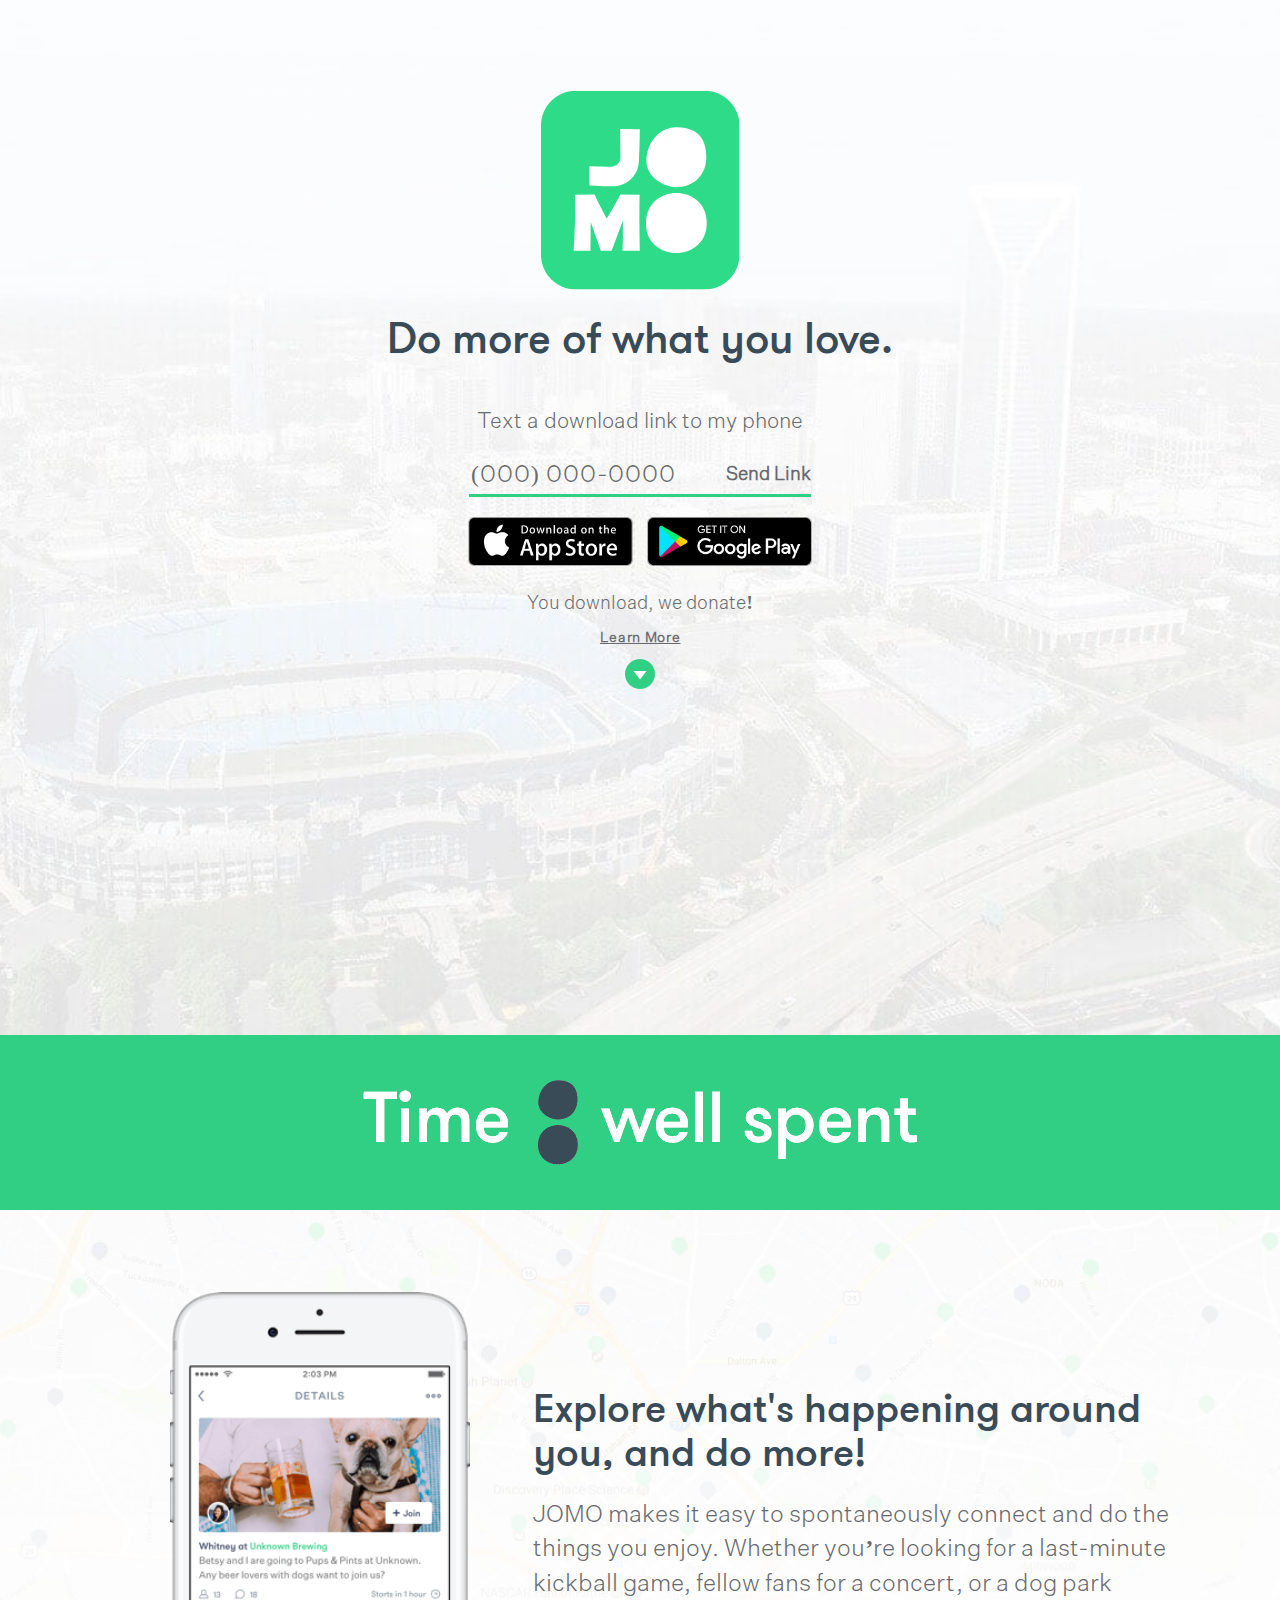
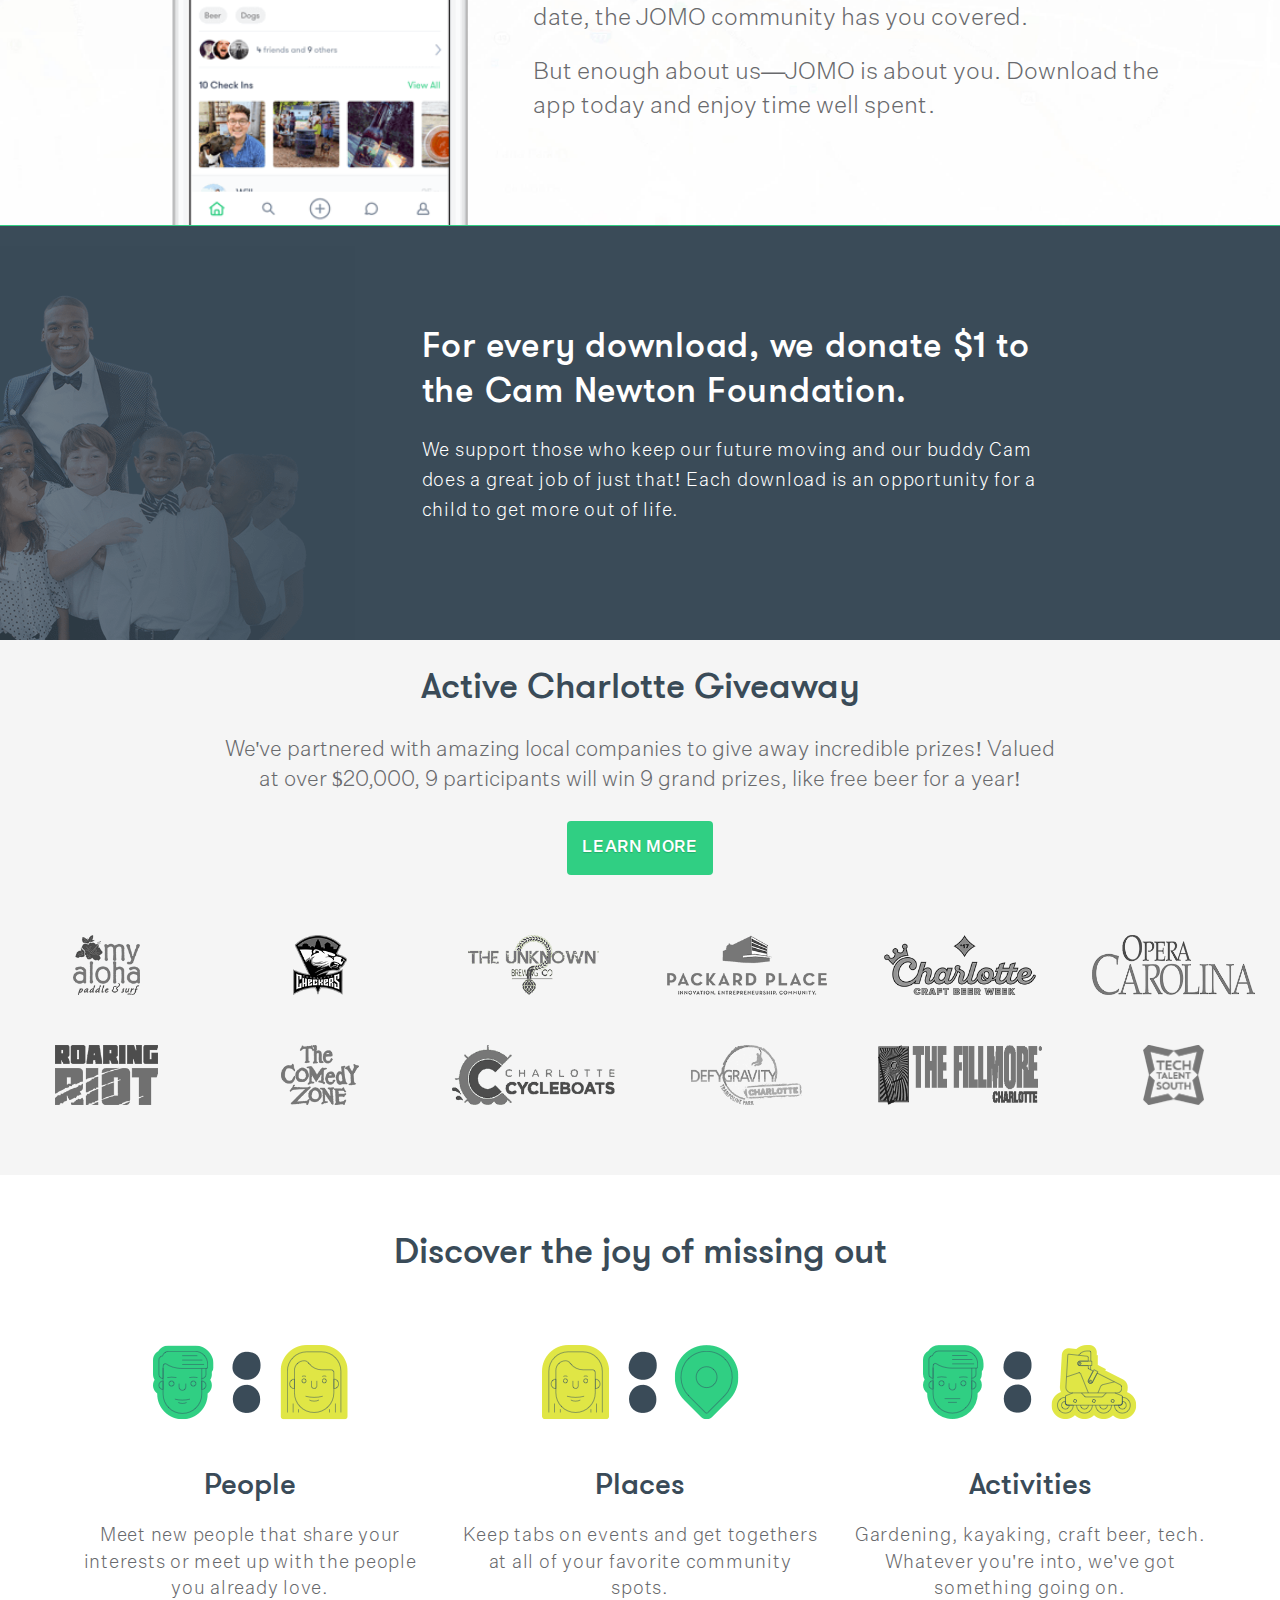
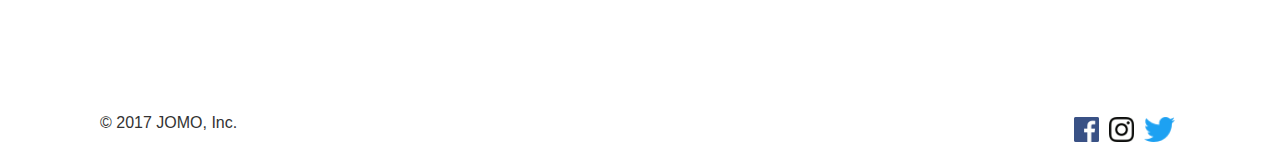
<file: index.html>
<!-- Code created for the JOMO, Inc. website. Designed by Ryan Payne, code written by Jeff Berlin -->

<!DOCTYPE html PUBLIC "-//W3C//DTD HTML 4.01//EN"
      "http://www.w3.org/TR/html4/strict.dtd">
<html>
	<head profile="http://www.w3.org/TR/html4/strict.dtd">
		<!-- Google Analytics -->
		<script>

			(function(i,s,o,g,r,a,m){i['GoogleAnalyticsObject']=r;i[r]=i[r]||function(){
		  	(i[r].q=i[r].q||[]).push(arguments)},i[r].l=1*new Date();a=s.createElement(o),
		  	m=s.getElementsByTagName(o)[0];a.async=1;a.src=g;m.parentNode.insertBefore(a,m)
		  	})(window,document,'script','https://www.google-analytics.com/analytics.js','ga');

		 	ga('create', 'UA-104861584-1', 'auto');
		 	ga('send', 'pageview');

		</script>
		<meta charset="utf-8">
		<meta name="viewport" content="width=device-width, initial-scale=1">
		<meta name="Description" content="JOMO is a free mobile that is geared towards getting people out in their communities, off of their phones, and to become more active. Meet new people and make lasting relationships with those who share similar interests.">
		<meta name="Keywords" content="jomo, JOMO, app, startup, north carolina, joy, of, missing, out, joy of missing out, jomoapp, active, activity, activities, events, plans, free, mobile, mobile app, time, people, community, places, college, charlotte, wilmington, sports, hockey, football, baseball, beer, soccer, dancing, drinking, friends, basketball, dodgeball, kickball, lacrosse">
		<meta prefix="og: http://ogp.me/ns#" property="og:title" content="JOMO" />
		<meta prefix="og: http://ogp.me/ns#" property="og:description" content="JOMO is a free mobile that is geared towards getting people out in their communities, off of their phones, and to become more active. Meet new people and make lasting relationships with those who share similar interests." />
		<meta prefix="og: http://ogp.me/ns#" property="og:url" content="https://jeffberlin.github.io/JOMO_website/index.html" />
		<meta prefix="og: http://ogp.me/ns#" property="og:image" content="https://jeffberlin.github.io/JOMO_website/images/JOMO_stacked_green_logo_min2.jpg" />
		<meta prefix="og: http://ogp.me/ns#" property="og:type" content="image/jpg" />
		<link rel="icon" type="image/png" href="images/jomo_colon_favicon_16x16.png" style="width: 15px;">
		<title>JOMO - Joy of Missing Out</title>
		<!-- Latest compiled and minified CSS -->
    	<link rel="stylesheet" href="https://maxcdn.bootstrapcdn.com/bootstrap/3.3.7/css/bootstrap.min.css" integrity="sha384-BVYiiSIFeK1dGmJRAkycuHAHRg32OmUcww7on3RYdg4Va+PmSTsz/K68vbdEjh4u" async crossorigin="anonymous">
    	<link rel="stylesheet" href="css/style.css" async defer>

		<!-- Facebook Pixel Code -->
		<script>

			!function(f,b,e,v,n,t,s)


			{if(f.fbq)return;n=f.fbq=function(){n.callMethod?


			n.callMethod.apply(n,arguments):n.queue.push(arguments)};


			if(!f._fbq)f._fbq=n;n.push=n;n.loaded=!0;n.version='2.0';


			n.queue=[];t=b.createElement(e);t.async=!0;


			t.src=v;s=b.getElementsByTagName(e)[0];


			s.parentNode.insertBefore(t,s)}(window,document,'script',


			'https://connect.facebook.net/en_US/fbevents.js');


			fbq('init', '852453918245778');


			fbq('track', 'PageView');

		</script>
		<noscript>
		<img height="1" width="1" src="https://www.facebook.com/tr?id=852453918245778&ev=PageView&noscript=1"/>
		</noscript>
		<!-- End Facebook Pixel Code -->

	</head>

	<body>

		<!-- TOP SECTION -->

		<div class="main container-fluid">
			<div class="time-logo-section">
				<img class="jomo-logo img-responsive center-block" src="images/jomo_logo.svg">

				<h3>Do more of what you love.</h3>
				<p class="sms-text">Text a download link to my phone</p>

				<div class="sms-form">
					<form class="form-group container" onsubmit="sendSMS(this); return false;">
						<div class="input-group">
							<input class="input-group-field phone-number" id="phone" placeholder="(000) 000-0000" type="tel" name="phone" onkeydown="javascript:backspacerDOWN(this,event);" onkeyup="javascript:backspacerUP(this,event);">
						</div>

						<div class="input-group-button">
							<input type="submit" class="button" value="Send Link">
						</div>
					</form>

					<a class="apple-link" id="ios-img" href="https://itunes.apple.com/us/app/jomo-time-well-spent/id1196979318" target="_blank">
						<img src="images/jomo_apple_appstore_min.png" class="img-responsive" id="store">
					</a>

					<a class="play-link" id="play-img" href="https://play.google.com/store/apps/details?id=com.jomoapp.jomo&hl=en" target="_blank">
						<img src="images/jomo_google_appstore_min.png" class="img-responsive" id="store">
					</a>
				</div>

				<div class="header-under">
					<p>You download, we donate!</p>

					<input class="cam-button" id="cam-button" type="button" value="Learn More">
				</div>

				<div class="downarrow">
					<img class="downarrow-button" src="images/jomo_down_arrow.png">
				</div>

			</div>
		</div>

		<!-- 'Time : well spent' logo section -->

		<div class="container-fluid">
			<div class="time-img row">
				<div class="col-lg-12 col-md-12 col-sm-12 col-xs-12">
					<img class="img-responsive center-block" src="images/jomo_time_logo_min.png">
				</div>
			</div>
		</div>

		<!-- MAP / PHONE IMAGE SECTION -->

		<div class="map container-fluid">
			<div class="vertical-align">
				<div class="map-info vertical-margin col-lg-6 col-lg-push-5 col-md-6 col-md-push-5 col-sm-12 col-xs-12">
					<h1>Explore what's happening around you, and do more!</h1>
					<p class="hidden-xs">JOMO makes it easy to spontaneously connect and do the things you enjoy. Whether you’re looking for a last-minute kickball game, fellow fans for a concert, or a dog park date, the JOMO community has you covered.</p>
					<p class="hidden-xs">But enough about us—JOMO is about you. Download the app today and enjoy time well spent.</p>
				</div>

				<div class="phonemap col-lg-4 col-lg-pull-5 col-md-4 col-md-pull-5 col-sm-12">
					<img class="img-responsive center-block" src="images/jomo_event_screenshot_min.png">
				</div>
			</div>
		</div>

		<!-- CAM NEWTON FOUNDATION INFO -->

		<div class="cam container-fluid">
			<div class="row">
				<div class="camlogo col-lg-4 col-md-4 col-sm-12 col-xs-12">
					<img class="img-responsive center-block" src="images/jomo_cam_newton_foundation_kids_min.png">
				</div>

				<div class="donating col-lg-6 col-md-6 col-sm-12 col-xs-12">
					<h1 class="dollar">For every download, we donate $1 to the Cam Newton Foundation.</h1>
					<h5 class="hidden-sm hidden-xs">We support those who keep our future moving and our buddy Cam does a great job of just that! Each download is an opportunity for a child to get more out of life.</h5>
				</div>
			</div>
		</div>

		<!-- PARTNERSHIP SECTION -->

		<div class="container-fluid partnerships">
			<div class="col-sm-12 text-center">
				<h1>Active Charlotte Giveaway</h1>

				<!-- <p>We've teamed up with some amazing local companies! From beer and hockey to music and software, these companies keep Charlotte moving.</p> -->
				<p>We've partnered with amazing local companies to give away incredible prizes! Valued at over $20,000, 9 participants will win 9 grand prizes, like free beer for a year!</p>
				<!-- <img class="img-responsive center-block" src="images/jomo_partners.svg"> -->
				<a href="charlotte.html"><button class="prizes-button" target="_self">LEARN MORE</button></a>
			</div>

			<div class="partners row">
				<div class="col-lg-2 col-md-4 col-sm-4 col-xs-6">
					<a href="http://www.standuplkn.com/"><img class="img-responsive center-block" src="images/partners/jomo_my_aloha_grey_min2.png"></a>
				</div>

				<div class="col-lg-2 col-md-4 col-sm-4 col-xs-6">
					<a href="http://www.gocheckers.com/"><img class="img-responsive center-block" src="images/partners/jomo_charlotte_checkers_grey_min2.png"></a>
				</div>

				<div class="col-lg-2 col-md-4 col-sm-4 col-xs-6">
					<a href="http://www.unknownbrewing.com/"><img class="img-responsive center-block" src="images/partners/jomo_unknown_brewing_grey_min2.png"></a>
				</div>

				<div class="col-lg-2 col-md-4 col-sm-4 col-xs-6">
					<a href="https://www.facebook.com/HQCLT/"><img class="img-responsive center-block" src="images/partners/jomo_packard_place_grey_min2.png"></a>
				</div>

				<div class="col-lg-2 col-md-4 col-sm-4 col-xs-6">
					<a href="http://charlottecraftbeerweek.org/"><img class="img-responsive center-block" src="images/partners/jomo_charlotte_beer_week_grey_min2.png"></a>
				</div>

				<div class="col-lg-2 col-md-4 col-sm-4 col-xs-6">
					<a href="https://www.operacarolina.org/"><img class="img-responsive center-block" src="images/partners/jomo_opera_carolina_grey_min2.png"></a>
				</div>

				<div class="col-lg-2 col-md-4 col-sm-4 col-xs-6">
					<a href="https://roaringriot.com/"><img class="img-responsive center-block" src="images/partners/jomo_roaring_riot_grey_min2.png"></a>
				</div>

				<div class="col-lg-2 col-md-4 col-sm-4 col-xs-6">
					<a href="https://www.cltcomedyzone.com/"><img class="img-responsive center-block" src="images/partners/jomo_comedy_zone_grey_min2.png"></a>
				</div>

				<div class="col-lg-2 col-md-4 col-sm-4 col-xs-6">
					<a href="http://www.charlottecycleboats.com/"><img class="img-responsive center-block" src="images/partners/jomo_charlotte_cycleboats_logo_grey_min2.png"></a>
				</div>

				<div class="col-lg-2 col-md-4 col-sm-4 col-xs-6">
					<a href="http://www.defycharlotte.com/"><img class="img-responsive center-block" src="images/partners/jomo_defy_gravity_grey_min2.png"></a>
				</div>

				<div class="col-lg-2 col-md-4 col-sm-4 col-xs-6">
					<a href="http://www.fillmorecharlottenc.com/"><img class="img-responsive center-block" src="images/partners/jomo_fillmore_grey_min2.png"></a>
				</div>

				<div class="col-lg-2 col-md-4 col-sm-4 col-xs-6">
					<a href="https://www.techtalentsouth.com/"><img class="img-responsive center-block" src="images/partners/jomo_tech_talent_south_grey_min.png"></a>
				</div>

			</div>

		</div>

		<!-- BOTTOM / FOOTER SECTION -->

		<div class="container-fluid bottom-header hidden-sm hidden-xs">
			<div class="col-sm-12">
				<h1>Discover the joy of missing out</h1>
			</div>
		</div>

		<div class="container bottom hidden-sm hidden-xs">
			<div class="row">
				<div class="col-md-4 bottom-info">
					<img class="img-responsive center-block" src="images/jomo_people_min.png">

					<h2>People</h2>
					<h5>Meet new people that share your interests or meet up with the people you already love.</h5>
				</div>

				<div class="col-md-4 bottom-info">
					<img class="img-responsive center-block" src="images/jomo_places_min.png">

					<h2>Places</h2>
					<h5>Keep tabs on events and get togethers at all of your favorite community spots.</h5>
				</div>

				<div class="col-md-4 bottom-info">
					<img class="img-responsive center-block" src="images/jomo_activities_min.png">

					<h2>Activities</h2>
					<h5>Gardening, kayaking, craft beer, tech. Whatever you're into, we've got something going on.</h5>
				</div>
			</div>
		</div>

		<div class="container-fluid footer">
			<div class="row">
				<div class="col-xs-6 col-xs-push-6">
					<a href="https://twitter.com/jomoapp"><img src="images/jomo_twitter_min.png" class="img-responsive"></a>

					<a href="https://www.instagram.com/jomoapp/"><img src="images/jomo_instagram_min.png" class="img-responsive"></a>

					<a href="https://www.facebook.com/JOMOapp/"><img src="images/jomo_facebook_min.png" class="img-responsive"></a>
				</div>

				<div class="col-xs-6 col-xs-pull-6">
					<p>&copy; 2017 JOMO, Inc.</p>
				</div>
			</div>
		</div>


    <!-- Latest compiled and minified JavaScript -->
    <script src="https://code.jquery.com/jquery-3.2.1.min.js" integrity="sha256-hwg4gsxgFZhOsEEamdOYGBf13FyQuiTwlAQgxVSNgt4=" crossorigin="anonymous"></script>
		<script src="https://cdnjs.cloudflare.com/ajax/libs/popper.js/1.11.0/umd/popper.min.js" integrity="sha384-b/U6ypiBEHpOf/4+1nzFpr53nxSS+GLCkfwBdFNTxtclqqenISfwAzpKaMNFNmj4" crossorigin="anonymous"></script>
		<script src="https://maxcdn.bootstrapcdn.com/bootstrap/3.3.7/js/bootstrap.min.js" integrity="sha384-Tc5IQib027qvyjSMfHjOMaLkfuWVxZxUPnCJA7l2mCWNIpG9mGCD8wGNIcPD7Txa" crossorigin="anonymous"></script>

		<script src="js/main.js"></script>
	</body>
</html>
</file>
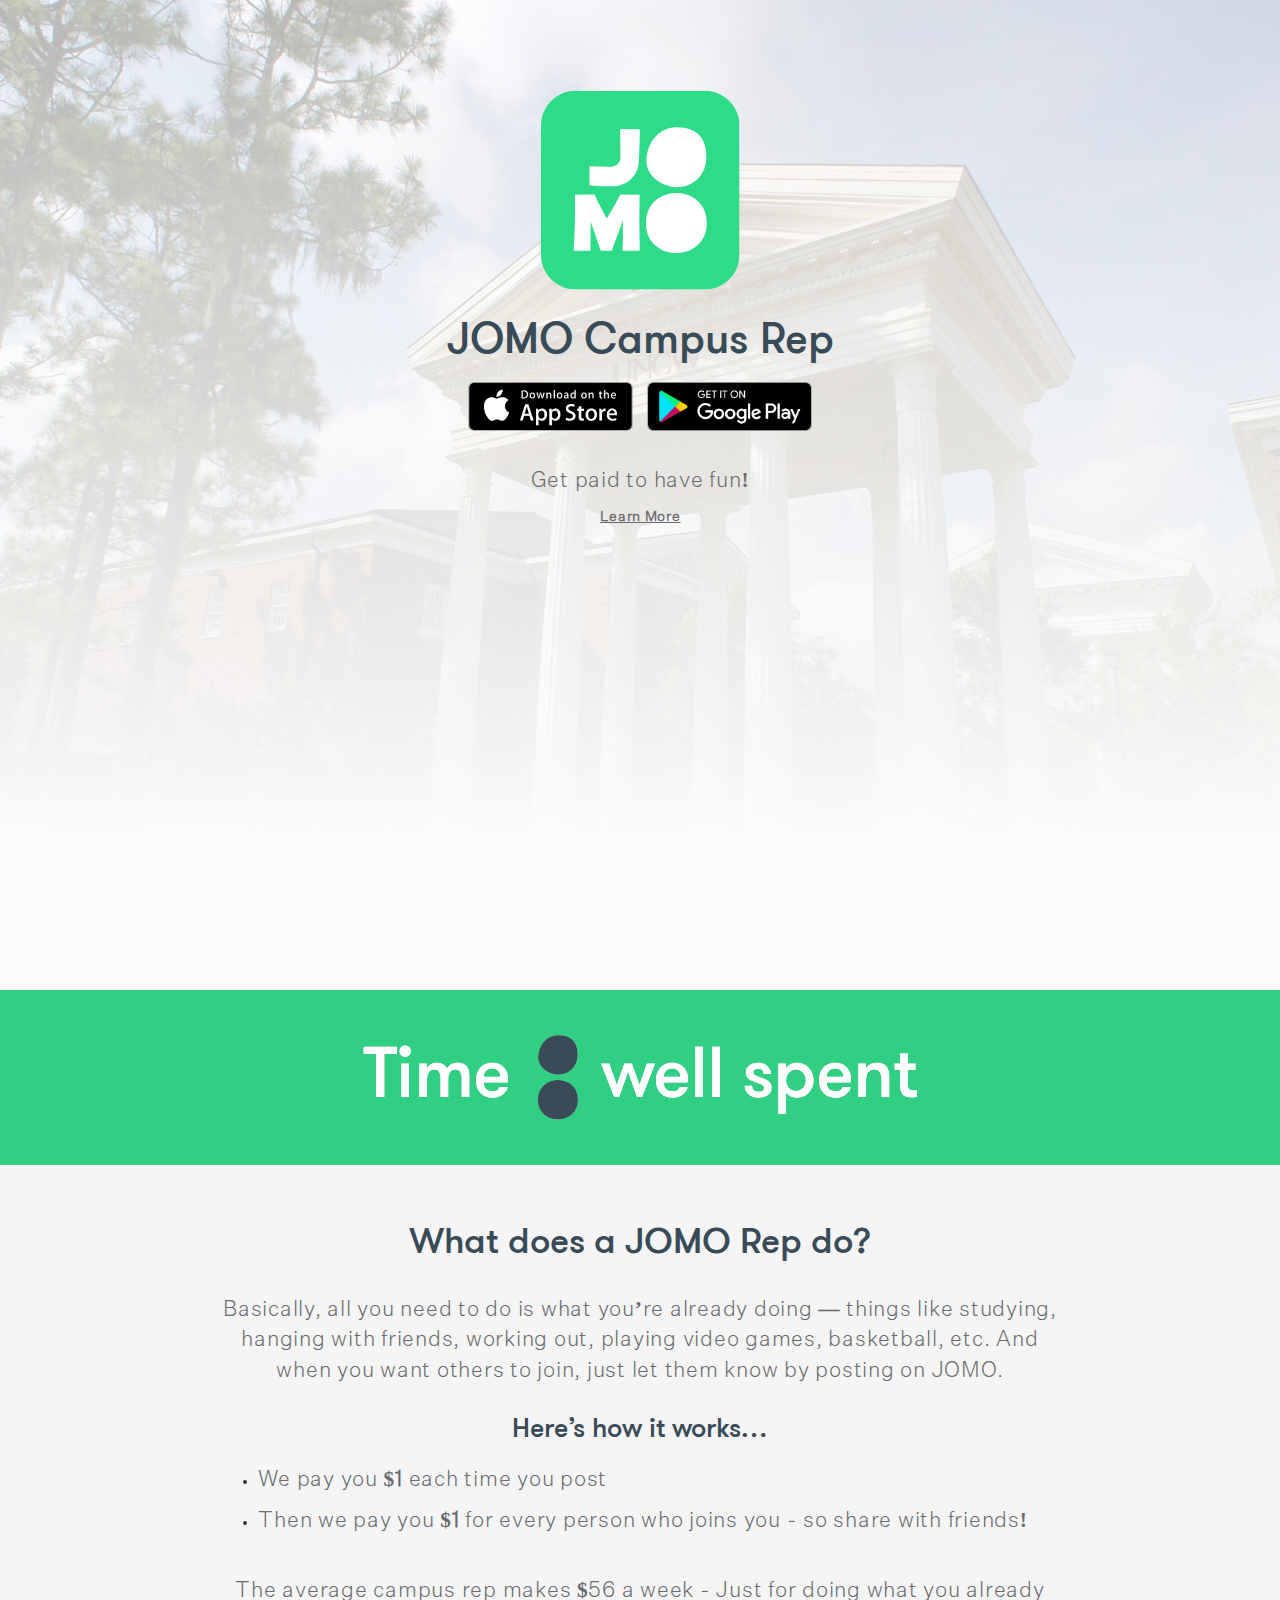
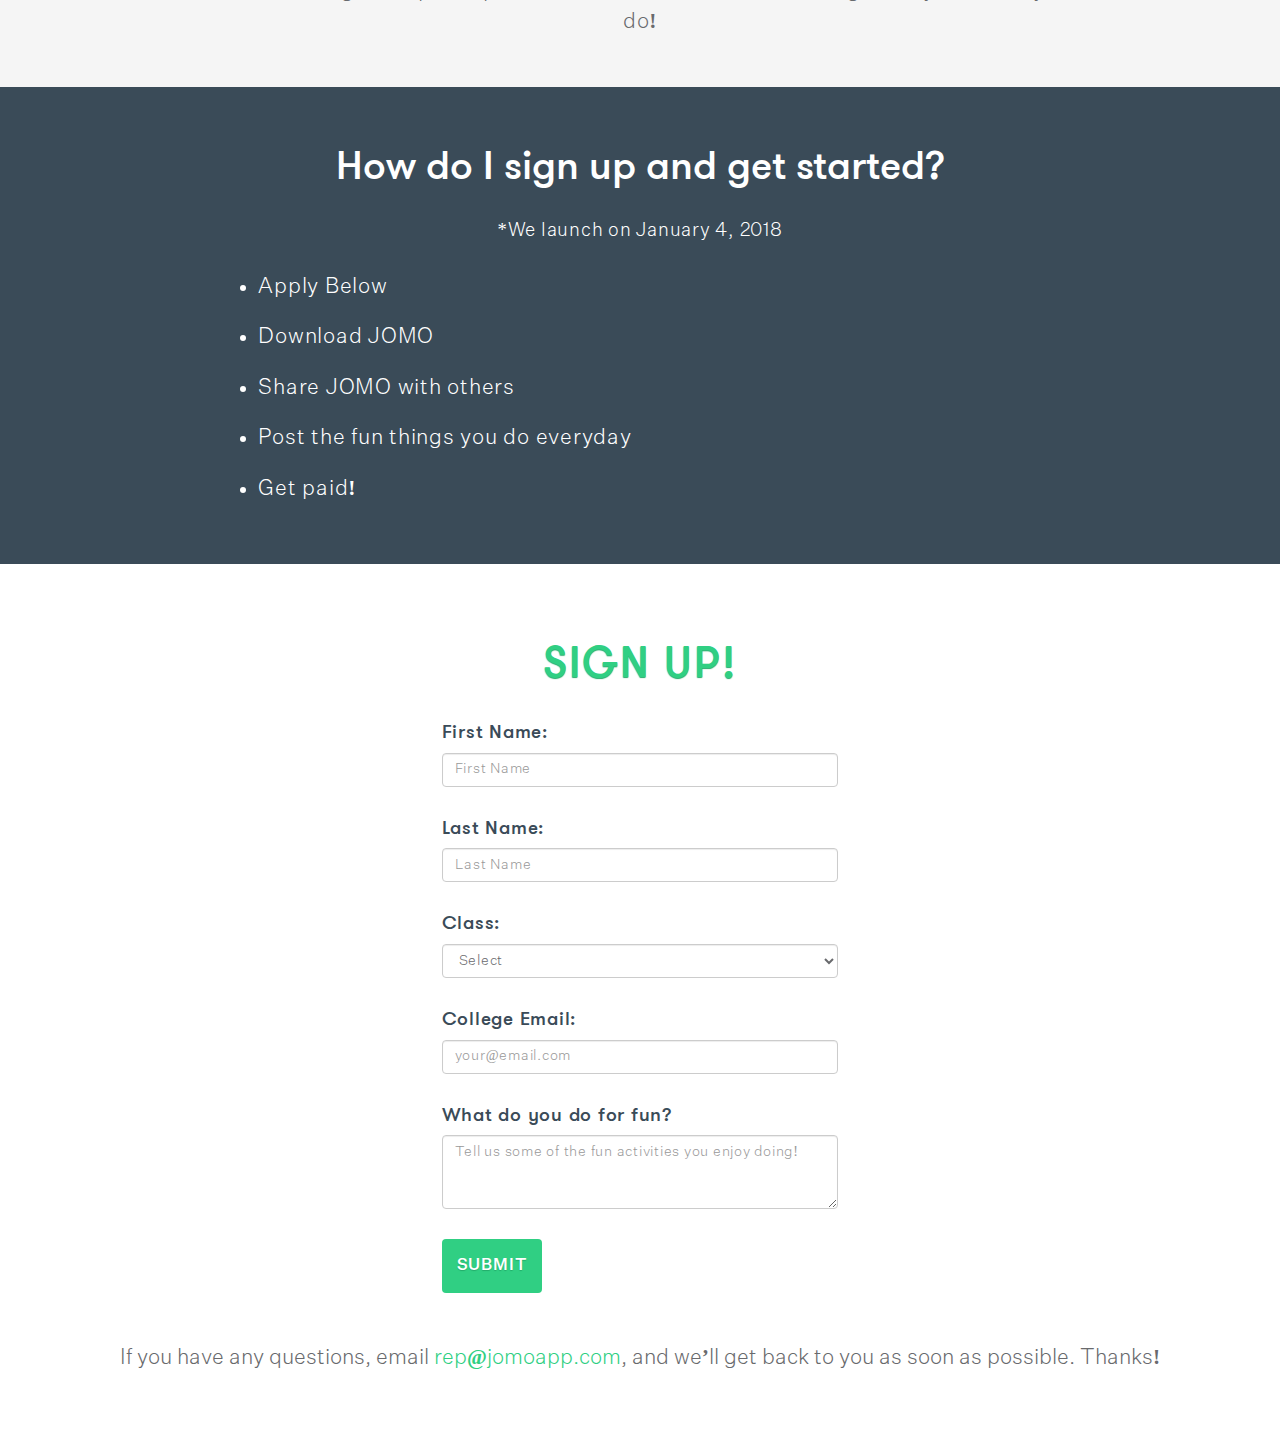
<file: rep.html>
<!-- Code created for the JOMO, Inc. website. Code written by Jeff Berlin -->

<!DOCTYPE html PUBLIC "-//W3C//DTD HTML 4.01//EN"
      "http://www.w3.org/TR/html4/strict.dtd">
<html>
	<head profile="http://www.w3.org/TR/html4/strict.dtd">
		<!-- Google Analytics -->
		<script>

			(function(i,s,o,g,r,a,m){i['GoogleAnalyticsObject']=r;i[r]=i[r]||function(){
		  	(i[r].q=i[r].q||[]).push(arguments)},i[r].l=1*new Date();a=s.createElement(o),
		  	m=s.getElementsByTagName(o)[0];a.async=1;a.src=g;m.parentNode.insertBefore(a,m)
		  	})(window,document,'script','https://www.google-analytics.com/analytics.js','ga');

		 	ga('create', 'UA-104861584-1', 'auto');
		 	ga('send', 'pageview');

		</script>
		<meta charset="utf-8">
		<meta name="viewport" content="width=device-width, initial-scale=1">
		<link rel="icon" type="image/png" href="images/jomo_colon_favicon_16x16.png" style="width: 15px;">
		<title>JOMO - Joy of Missing Out</title>
		<!-- Latest compiled and minified CSS -->
    	<link rel="stylesheet" href="https://maxcdn.bootstrapcdn.com/bootstrap/3.3.7/css/bootstrap.min.css" integrity="sha384-BVYiiSIFeK1dGmJRAkycuHAHRg32OmUcww7on3RYdg4Va+PmSTsz/K68vbdEjh4u" async crossorigin="anonymous">
    	<link rel="stylesheet" href="css/rep_style.css" async defer>

    </head>
    <body>

    	<div class="top-section container-fluid">

    		<div class="header text-center">
    		
    			<a href="index.html"><img class="jomo-logo img-responsive center-block" src="images/jomo_logo.svg"></a>

    			<h3>JOMO Campus Rep</h3>

    			<div class="app-store text-center">
    			
    				<a href="https://itunes.apple.com/us/app/jomo-time-well-spent/id1196979318" target="_blank"><img class="img-responsive play-store" id="ios-img" src="images/jomo_apple_appstore_min.png"></a>

    				<a href="https://play.google.com/store/apps/details?id=com.jomoapp.jomo&hl=en" target="_blank"><img class="img-responsive play-store" id="play-img" src="images/jomo_google_appstore_min.png"></a>
    		
    			</div>

    			<p>Get paid to have fun!</p>

    			<input class="learn-button" id="learn-button" type="button" value="Learn More">
    		
    		</div>
    		
    	</div>

    	<!-- Time Well Spent section -->

    	<div class="time container-fluid">

    		<div class="time-img row">
    			
    			<div class="col-lg-12 col-md-12 col-sm-12 col-xs-12">
					
					<img class="img-responsive center-block" src="images/jomo_time_logo_min.png">

				</div>

    		</div>

    	</div>

    	<!-- Job description -->

    	<div class="job-details container-fluid">

    		<div class="row">

    			<h1>What does a JOMO Rep do?</h1>

    			<div class="col-lg-8 col-lg-offset-2 col-md-10 col-md-offset-1 col-sm-10 col-sm-offset-1 col-xs-10 col-xs-offset-1">

    				<p style="margin-bottom: 3rem; text-align: center;">Basically, all you need to do is what you’re already doing — things like studying, hanging with friends, working out, playing video games, basketball, etc. And when you want others to join, just let them know by posting on JOMO.</p>

    				<h3>Here’s how it works…</h3>

    				<ul>

    					<li>
    						<p>We pay you <strong>$1</strong> each time you post</p>
    					</li>

    				<li>
    					<p>Then we pay you <strong>$1</strong> for every person who joins you - so share with friends!</p>
    				</li>

    			</ul>

    				<p style="text-align: center;">The average campus rep makes $56 a week - Just for doing what you already do!</p>

    			</div>

    		</div>

    	</div>

    	<!-- Instructions -->

    	<div class="instructions container-fluid">

    		<div class="row">

    			<h1>How do I sign up and get started?</h1>

    			<h4>*We launch on January 4, 2018</h4>

    			<div class="col-lg-8 col-lg-offset-2 col-md-10 col-md-offset-1 col-sm-10 col-sm-offset-1 col-xs-10 col-xs-offset-1">

		    		<ul class="intructions-list">

		    			<li>
		    				<p>Apply Below</p>
		    			</li>
		    			<li>
		    				<p>Download JOMO</p>
		    			</li>
		    			<li>
		    				<p>Share JOMO with others</p>
		    			</li>
		    			<li>
		    				<p>Post the fun things you do everyday</p>
		    			</li>
		    			<li>
		    				<p>Get paid!</p>
		    			</li>

		    		</ul>

	    		</div>

    		</div>

    	</div>

    <!-- SIGN UP FORM -->

    	<div class="sign-up container-fluid">

    		<div class="col-lg-4 col-lg-offset-4 col-md-6 col-md-offset-3 col-sm-6 col-sm-offset-3 col-xs-10 col-xs-offset-1">

    			<h1>SIGN UP!</h1>

		    	<form action="https://formspree.io/xpplbewx" method="POST">
		    		<input type="text" name="_gotcha" style="display: none">

		    		<div class="form-group">

		    			<label class="control-label" for="inputSuccess2">First Name:</label>

		    			<input class="form-control" type="text" name="name" id="inputSuccess2" aria-describedby="inputSuccess2Status" placeholder="First Name" required>

		    		</div>

		    		<div class="form-group">

		    			<label for="exampleInputLastName">Last Name:</label>

		    			<input class="form-control" type="text" name="name" placeholder="Last Name" required>

		    		</div>

		    		<div class="form-group">
		    			
		    			<label for="exampleInputGrade">Class:</label>

		    			<select class="form-control" name="class" required>

		    				<option value="">Select</option>

		    				<option>Grad Student</option>

		    				<option>Senior</option>

		    				<option>Junior</option>

		    				<option>Sophomore</option>

		    				<option>Freshman</option>

		    			</select>

		    		</div>

		    		<div class="form-group">

		    			<label for="exampleInputEmail">College Email:</label>

		    			<input class="form-control" type="email" name="mail" placeholder="your@email.com" required>

		    		</div>

		    		<div class="form-group">

		    			<label for="exampleInputMessage">What do you do for fun?</label>

		    			<textarea class="form-control" rows="3" type="text" name="message" placeholder="Tell us some of the fun activities you enjoy doing!" required></textarea>

		    		</div>

		    		<input class="submit-button" type="submit" value="SUBMIT">

		    	</form>

		    </div>

		    <div class="row">

		    	<div class="col-lg-10 col-lg-offset-1 col-md-10 col-md-offset-1 col-sm-10 col-sm-offset-1 col-xs-10 col-xs-offset-1 text-center">

		    		<p>If you have any questions, email <a href="mailto:rep@jomoapp.com" id="email-address">rep@jomoapp.com</a>, and we’ll get back to you as soon as possible. Thanks!</p>

		   		</div>

			</div>

    	</div>
    
    	<!-- Latest compiled and minified JavaScript -->
    	<script src="https://code.jquery.com/jquery-3.2.1.min.js" integrity="sha256-hwg4gsxgFZhOsEEamdOYGBf13FyQuiTwlAQgxVSNgt4=" crossorigin="anonymous"></script>
		<script src="https://cdnjs.cloudflare.com/ajax/libs/popper.js/1.11.0/umd/popper.min.js" integrity="sha384-b/U6ypiBEHpOf/4+1nzFpr53nxSS+GLCkfwBdFNTxtclqqenISfwAzpKaMNFNmj4" crossorigin="anonymous"></script>
		<script src="https://maxcdn.bootstrapcdn.com/bootstrap/3.3.7/js/bootstrap.min.js" integrity="sha384-Tc5IQib027qvyjSMfHjOMaLkfuWVxZxUPnCJA7l2mCWNIpG9mGCD8wGNIcPD7Txa" crossorigin="anonymous"></script>

		<script type="text/javascript">
			
			// OS detection
			if ( /Android|Opera Mini/i.test(navigator.userAgent) ) {
			    document.getElementById("ios-img").style.display = 'none';
			}

			if ( /iPhone|iPad|iPod/i.test(navigator.userAgent) ) {
			    document.getElementById("play-img").style.display = 'none';
			    document.getElementById("ios-img").style.marginRight = '0';
			}

			// 'Learn More' scroll button functions
			$(".learn-button").click(function() {
			    $('html,body').animate({
			        scrollTop: $(".job-details").offset().top
			    }, 'slow')
			})

		</script>

    </body>
</html>
</file>
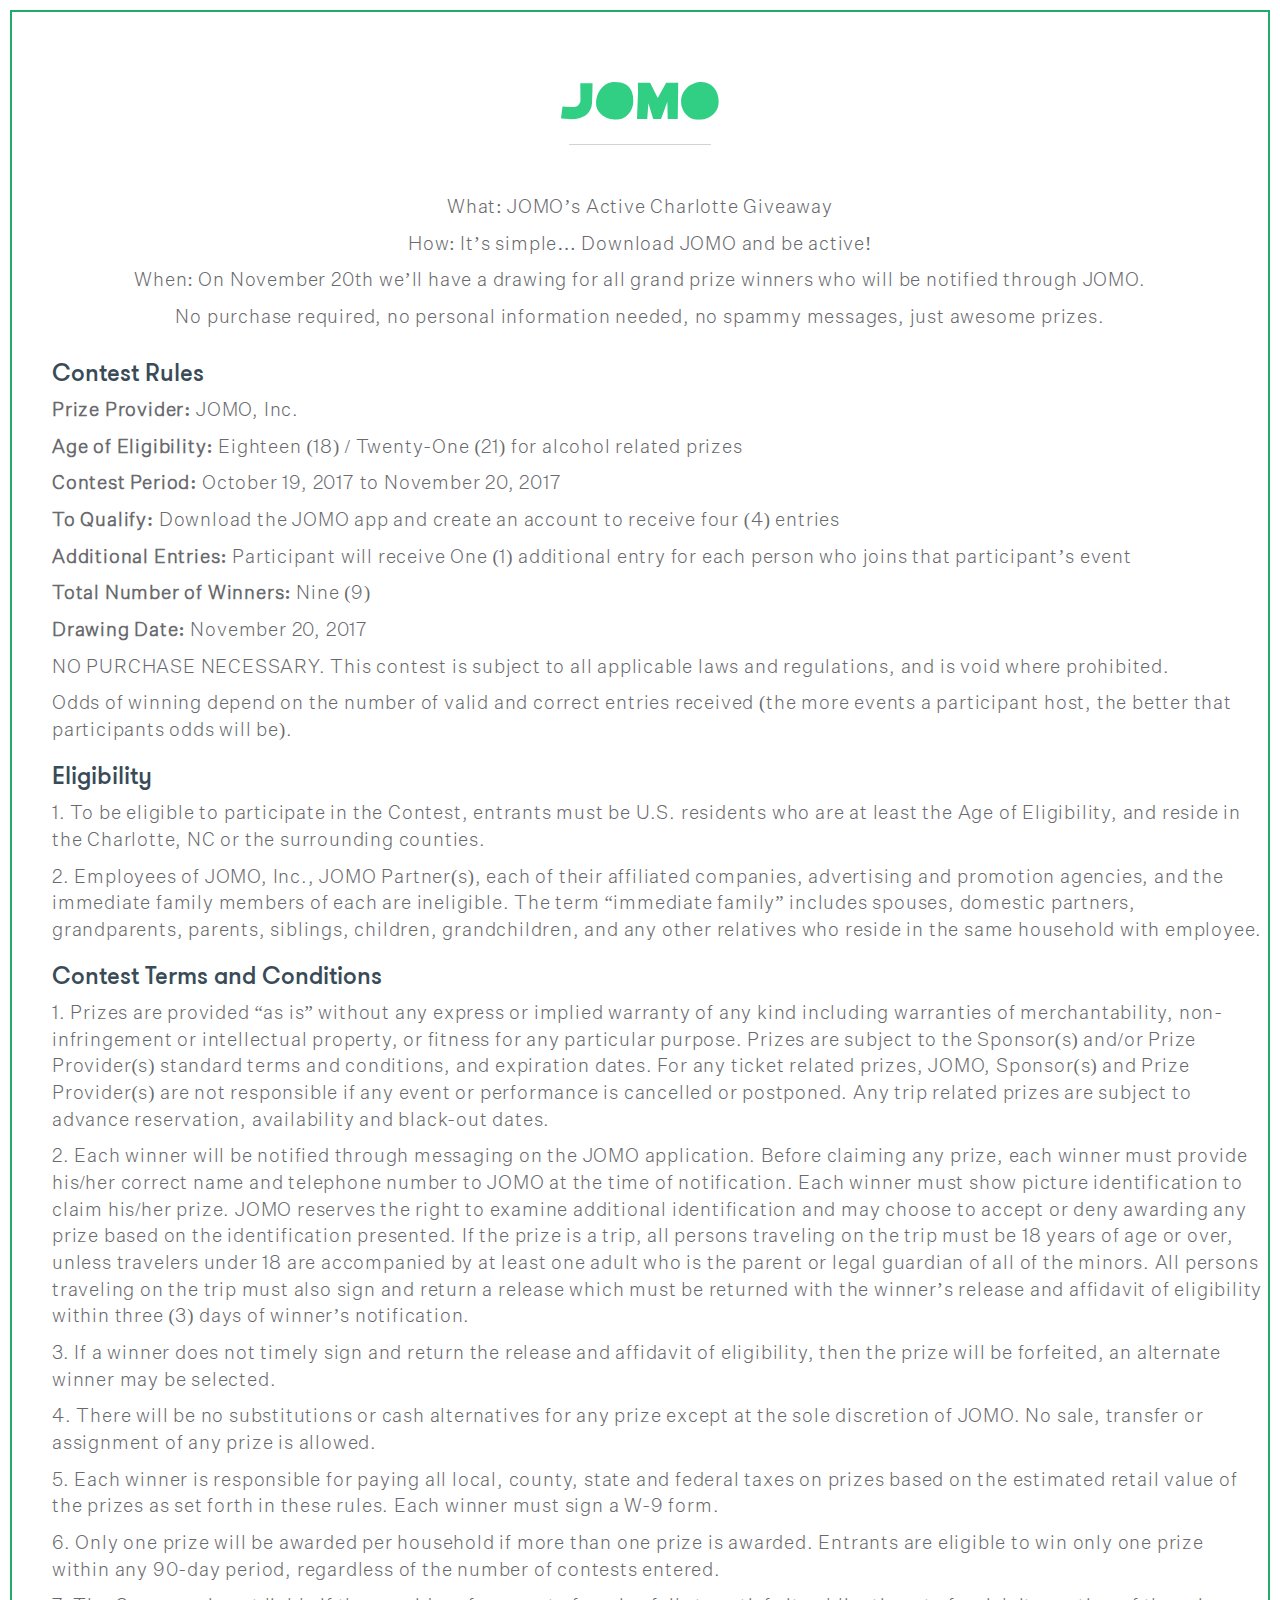
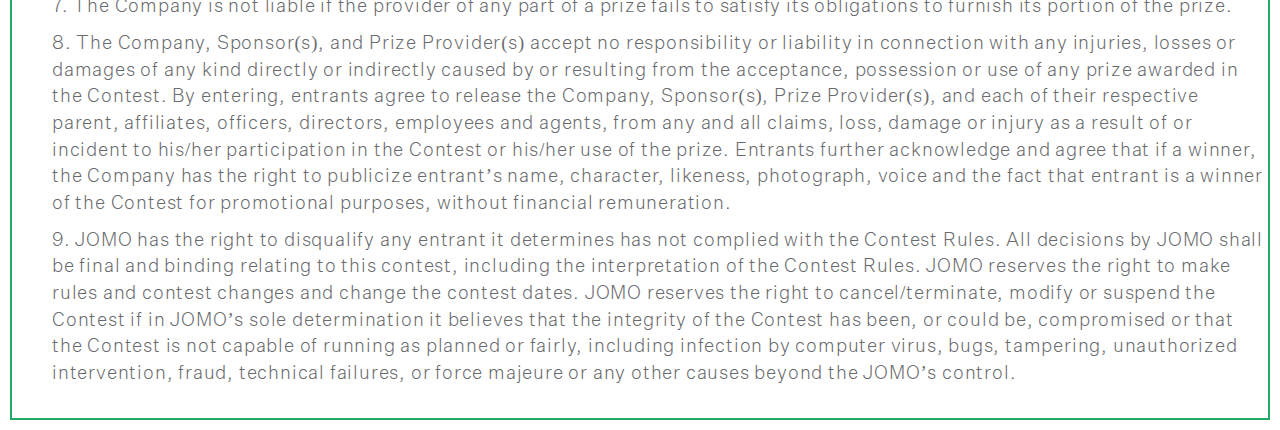
<file: rules.html>
<!-- Code created for the JOMO, Inc. website. Designed by Ryan Payne, code written by Jeff Berlin -->

<!DOCTYPE html PUBLIC "-//W3C//DTD HTML 4.01//EN"
      "http://www.w3.org/TR/html4/strict.dtd">
<html>
	<head profile="http://www.w3.org/TR/html4/strict.dtd">
		<meta charset="utf-8">
		<meta name="viewport" content="width=device-width, initial-scale=1">
		<link rel="icon" type="image/png" href="images/jomo_colon_favicon_16x16.png" style="width: 15px;">
		<title>JOMO - Joy of Missing Out</title>
		<!-- Latest compiled and minified CSS -->
		<link rel="stylesheet" href="https://maxcdn.bootstrapcdn.com/bootstrap/3.3.7/css/bootstrap.min.css" integrity="sha384-BVYiiSIFeK1dGmJRAkycuHAHRg32OmUcww7on3RYdg4Va+PmSTsz/K68vbdEjh4u" crossorigin="anonymous">
		<link rel="stylesheet" href="css/charlotte_styles.css">
		<script src="https://code.jquery.com/jquery-3.2.1.min.js" integrity="sha256-hwg4gsxgFZhOsEEamdOYGBf13FyQuiTwlAQgxVSNgt4=" crossorigin="anonymous"></script>

		<!-- Global site tag (gtag.js) - Google Analytics -->
		<script async src="https://www.googletagmanager.com/gtag/js?id=UA-104861584-1"></script>
		<script>
		  window.dataLayer = window.dataLayer || [];
		  function gtag(){dataLayer.push(arguments);}
		  gtag('js', new Date());

		 gtag('config', 'UA-104861584-1');
		</script>

	</head>
	<body>
		
		<div class="rules container-fluid">

			<img class="img-responsive center-block text-center" src="images/jomo_partners.svg">

			<div class="main row text-center">

				<p>What: JOMO’s Active Charlotte Giveaway</p>

				<p>How: It’s simple… Download JOMO and be active!</p>

				<p>When: On November 20th we’ll have a drawing for all grand prize winners who will be notified through JOMO.</p>

				<p>No purchase required, no personal information needed, no spammy messages, just awesome prizes.</p>

			</div>

		<!-- </div>

		<div class="container-fluid"> -->

			<div class="section row">

				<h3>Contest Rules</h3>

				<p><strong>Prize Provider:</strong> JOMO, Inc.</p>

				<p><strong>Age of Eligibility:</strong> Eighteen (18) / Twenty-One (21) for alcohol related prizes</p>

				<p><strong>Contest Period:</strong> October 19, 2017 to November 20, 2017</p>

				<p><strong>To Qualify:</strong> Download the JOMO app and create an account to receive four (4) entries</p>

				<p><strong>Additional Entries:</strong> Participant will receive One (1) additional entry for each person who joins that participant’s event</p>

				<p><strong>Total Number of Winners:</strong> Nine (9)</p>

				<p><strong>Drawing Date:</strong> November 20, 2017</p>

				<p>NO PURCHASE NECESSARY. This contest is subject to all applicable laws and regulations, and is void where prohibited.</p>

				<p>Odds of winning depend on the number of valid and correct entries received (the more events a participant host, the better that participants odds will be).</p>

				<h3>Eligibility</h3>

				<p>1. To be eligible to participate in the Contest, entrants must be U.S. residents who are at least the Age of Eligibility, and reside in the Charlotte, NC or the surrounding counties.</p>

				<p>2. Employees of JOMO, Inc., JOMO Partner(s), each of their affiliated companies, advertising and promotion agencies, and the immediate family members of each are ineligible. The term “immediate family” includes spouses, domestic partners, grandparents, parents, siblings, children, grandchildren, and any other relatives who reside in the same household with employee.</p>

				<h3>Contest Terms and Conditions</h3>

				<p>1. Prizes are provided “as is” without any express or implied warranty of any kind including warranties of merchantability, non-infringement or intellectual property, or fitness for any particular purpose. Prizes are subject to the Sponsor(s) and/or Prize Provider(s) standard terms and conditions, and expiration dates. For any ticket related prizes, JOMO, Sponsor(s) and Prize Provider(s) are not responsible if any event or performance is cancelled or postponed. Any trip related prizes are subject to advance reservation, availability and black-out dates.</p>

				<p>2. Each winner will be notified through messaging on the JOMO application. Before claiming any prize, each winner must provide his/her correct name and telephone number to JOMO at the time of notification. Each winner must show picture identification to claim his/her prize. JOMO reserves the right to examine additional identification and may choose to accept or deny awarding any prize based on the identification presented. If the prize is a trip, all persons traveling on the trip must be 18 years of age or over, unless travelers under 18 are accompanied by at least one adult who is the parent or legal guardian of all of the minors. All persons traveling on the trip must also sign and return a release which must be returned with the winner’s release and affidavit of eligibility within three (3) days of winner’s notification.</p>

				<p>3. If a winner does not timely sign and return the release and affidavit of eligibility, then the prize will be forfeited, an alternate winner may be selected.</p>

				<p>4. There will be no substitutions or cash alternatives for any prize except at the sole discretion of JOMO. No sale, transfer or assignment of any prize is allowed.</p>

				<p>5. Each winner is responsible for paying all local, county, state and federal taxes on prizes based on the estimated retail value of the prizes as set forth in these rules. Each winner must sign a W-9 form.</p>

				<p>6. Only one prize will be awarded per household if more than one prize is awarded. Entrants are eligible to win only one prize within any 90-day period, regardless of the number of contests entered.</p>

				<p>7. The Company is not liable if the provider of any part of a prize fails to satisfy its obligations to furnish its portion of the prize.</p>

				<p>8. The Company, Sponsor(s), and Prize Provider(s) accept no responsibility or liability in connection with any injuries, losses or damages of any kind directly or indirectly caused by or resulting from the acceptance, possession or use of any prize awarded in the Contest. By entering, entrants agree to release the Company, Sponsor(s), Prize Provider(s), and each of their respective parent, affiliates, officers, directors, employees and agents, from any and all claims, loss, damage or injury as a result of or incident to his/her participation in the Contest or his/her use of the prize. Entrants further acknowledge and agree that if a winner, the Company has the right to publicize entrant’s name, character, likeness, photograph, voice and the fact that entrant is a winner of the Contest for promotional purposes, without financial remuneration.</p>

				<p>9. JOMO has the right to disqualify any entrant it determines has not complied with the Contest Rules. All decisions by JOMO shall be final and binding relating to this contest, including the interpretation of the Contest Rules. JOMO reserves the right to make rules and contest changes and change the contest dates. JOMO reserves the right to cancel/terminate, modify or suspend the Contest if in JOMO’s sole determination it believes that the integrity of the Contest has been, or could be, compromised or that the Contest is not capable of running as planned or fairly, including infection by computer virus, bugs, tampering, unauthorized intervention, fraud, technical failures, or force majeure or any other causes beyond the JOMO’s control.</p>

			</div>
			
		</div>

		<script src="https://cdnjs.cloudflare.com/ajax/libs/popper.js/1.11.0/umd/popper.min.js" integrity="sha384-b/U6ypiBEHpOf/4+1nzFpr53nxSS+GLCkfwBdFNTxtclqqenISfwAzpKaMNFNmj4" crossorigin="anonymous"></script>

		<!-- Latest compiled and minified JavaScript -->
		<script src="https://maxcdn.bootstrapcdn.com/bootstrap/3.3.7/js/bootstrap.min.js" integrity="sha384-Tc5IQib027qvyjSMfHjOMaLkfuWVxZxUPnCJA7l2mCWNIpG9mGCD8wGNIcPD7Txa" crossorigin="anonymous"></script>

		<script src="js/charlotte.js"></script>

	</body>
</html>
</file>
<file: css/style.css>
/* Code created for the JOMO, Inc. website. Designed by Ryan Payne, code written by Jeff Berlin */

@font-face {
	font-family: GT-Walsheim-Medium;
	src: url(GT-WALSHEIM-PRO-MEDIUM_0.TTF);
}

@font-face {
	font-family: GT-Walsheim-Thin;
	src: url(GT-Walsheim-Pro-Trial-Thin.otf);
}

@font-face {
	font-family: GT-Walsheim-Oblique;
	src: url(GT-Walsheim-Pro-Trial-Light-Oblique.otf);
}

@font-face {
	font-family: SourceSansPro-Light;
	src: url(SourceSansPro-Light.otf);
}

@font-face {
	font-family: UntitledSansTest-Bold;
	src: url(UntitledSansTest-Bold.otf);
}

@font-face {
	font-family: UntitledSansTest-Light;
	src: url(UntitledSansTest-Light.otf);
}

@font-face {
	font-family: UntitledSansTest-Medium;
	src: url(UntitledSansTest-Medium.otf);
}

html, body {
	overflow-x: hidden;
	width: 100%;
}

.time-logo-section h3, .partnerships h1, .bottom-info h2, .bottom-header h1, .map-info h1  {
	font-family: "GT-Walsheim-Medium";
	color: #3a4b58;
}

.header-under h4 {
	font-family: "GT-Walsheim-Thin";
	color: #3a4b58;
}

.sms-text, #phone, #phone input, .input-group-field::placeholder, .header-under p, .header-under input, .input-group-button input, .map-info p, .partnerships p, .bottom-info h5, footer p {
	font-family: "UntitledSansTest-Light";
	color: #696a6d;
}

/* ~~~~~~~~~~ TOP SECTION ~~~~~~~~~~ */

.container-fluid {
	padding: 0;
}

.main {
	background-image: url('../images/jomo_charlotte_background_min.jpg');
	background-position: center;
	background-size: cover;
	background-repeat: no-repeat;
	text-align: center;
	height: 115vh;
	vertical-align: middle;
	min-height: 600px;
}

.time-logo-section {
	vertical-align: middle;
	margin: 10vh 0;
}

.jomo-logo {
	text-align: center;
	margin-bottom: 3rem;
}

.time-logo-section h3 {
	font-size: 32pt;
	margin-bottom: 4rem;
}

.sms-text {
	font-size: 16pt;
	font-weight: 550;
}

form {
	margin-top: 2rem;
	display: block;
	position: relative;
	min-width: 341px;
	text-align: center;
}

.form-group {
	position: relative;
	margin-bottom: 20px;
	width: 342px;
	padding-left: 0 !important;
	padding-right: 0 !important;
}

.form-group input {
	border: 0;
	outline: none;
}

.input-group input {
	background-color: transparent;
	vertical-align: middle;
	font-size: 18pt;
	letter-spacing: .95px;
	text-align: left;
	width: 248px;
}

.input-group {
	display: table;
	width: 100%;
}

.input-group, .input-group-button {
	display: table-cell;
	border-bottom: 3px solid #30cf83;
	text-align: left;
}

.input-group-button {
	padding-top: 0;
	padding-bottom: 0;
	height: 100%;
}

.input-group-button input {
	background-color: transparent;
	border-radius: 10px;
	font-weight: 900;
	font-size: 14pt;
	vertical-align: middle;
	padding: 0;
}

.input-group-button input:active {
	transform: translateY(2px);
}

.time-logo-section a {
	width: 165px;
	display: inline-block;
	padding-left: 0px;
}

.time-logo-section a img:active {
	transform: translateY(1px);
}

.apple-link {
	margin-right: 1rem;
}

.header-under {
	margin-top: 2rem;
}

.header-under p {
	font-size: 14pt;
	font-weight: 550;
}

.header-under input {
	background-color: transparent;
	border: 0;
	border-radius: 0;
	padding: 0;
	text-decoration: underline;
	letter-spacing: 0.05em;
	line-height: 1.46;
	font-weight: 900;
	outline: none;
	margin-bottom: 1rem;
}

.downarrow img {
	width: 30px;
}

.downarrow {
	text-align: center;
}

.downarrow img:hover {
	cursor: pointer;
}

/* Time : well spent logo section */

.time-img {
	background-color: #30cf83;
	text-align: center;
}

.time-img img {
	padding: 15px;
	margin: 3rem auto;
	height: fit-content;
}

/* ~~~~~~~~~~ CAM NEWTON FOUNDATION SECTION ~~~~~~~~~~ */

.cam {
	background-color: #3a4b58;
	display: inline-block;
	width: 100%;
}

.camlogo {
	padding: 0;
}

.camlogo img {
	float: left;
	margin-top: 2rem;
}

.donating {
	margin-top: 8rem;
	vertical-align: middle;
	padding: 0;
}

.dollar {
	font-family: "GT-Walsheim-Medium";
	color: #ffffff;
	letter-spacing: .75px;
	margin-bottom: 2rem;
	line-height: 130%;
}

.donating h5 {
	font-family: "UntitledSansTest-Light";
	color: #ffffff;
	letter-spacing: .75px;
	font-size: 16pt;
	line-height: 1.6;
}

.prizes {
	border-right: 2px solid #23AB6A;
}

.prizes h1 {
	font-family: 'GT-Walsheim-Medium';
	color: #ffffff;
}

/* ~~~~~~~~~~ PARTNERSHIP SECTION ~~~~~~~~~~ */

.partnerships {
	background-color: #f5f5f5;
	width: 100%;
	text-align: center;
	margin-top: -5px;
}

.partnerships h1 {
	text-align: center;
	margin-top: 3rem;
	margin-bottom: 2.5rem;
	color: #3a4b58;
}

.partnerships p {
	font-size: 16pt;
	margin-bottom: 2.5rem;
	padding-left: 20rem;
	padding-right: 20rem;
}

.text-center img {
	margin-bottom: 4rem;
}

.partners {
	text-align: center;
	margin-top: 3rem;
	margin-bottom: 3rem;
	padding-left: 15px;
	padding-right: 15px;
}

.partners a img {
	height: 80px;
	padding: 10px;
	margin-bottom: 3rem;
	vertical-align: middle;
}

a {
	text-decoration: none !important;
}

.prizes-button {
	margin-bottom: 5rem;
	font-size: 16px;
	color: #FFFFFF;
	letter-spacing: 0.8px;
	line-height: 24px;
	text-shadow: 0 1px 1px #23AB6A;
	background: #30CF83;
	border-radius: 4px;
	padding: 1.5rem;
	font-family: 'UntitledSansTest-Medium';
	outline: none;
	border: none;
	display: inline-block;
	text-align: center;
    white-space: nowrap;
    vertical-align: middle;
    font-weight: 400;
    touch-action: manipulation;
    cursor: pointer;
}

/* ~~~~~~~~~~ MAP/SCREENSHOT SECTION ~~~~~~~~~~ */

.map {
	background-image: url('../images/jomo_charlotte_map_pins_min.jpg');
	background-position: center;
	background-repeat: no-repeat;
	background-size: cover;
	border-bottom: 1px solid #30cf83;
	margin-top: -5px;
	width: 100%;
	display: flex;
}

.phonemap img {
	width: 300px;
	margin-top: 82px;
}

.phonemap {
	padding: 0;
}

.map-info {
	margin-top: 16rem;
	vertical-align: middle;
	padding: 0;
}

.map-info h1 {
	font-size: 30pt;
}

.map-info p {
	font-size: 18pt;
	font-weight: 550;
	margin-top: 20px;
}

/* ~~~~~~~~~~ BOTTOM SECTION ~~~~~~~~~~ */

.bottom-header h1 {
	text-align: center;
	padding-top: 40px;
	margin-bottom: 50px;
	background-color: transparent;
}

.bottom {
	text-align: center;
}

.bottom-info img, .bottom-info h2 {
	padding-bottom: 10px;
}

.bottom-info h5 {
	line-height: 140%;
	letter-spacing: .75px;
	font-size: 14pt;
}

.bottom-info {
	margin-bottom: 100px;
}

.footer {
	margin-bottom: 20px;
	padding-right: 10rem;
	padding-left: 10rem;
}

.footer p {
	float: left;
	vertical-align: middle;
	font-size: 12pt;
}

.footer a {
	float: right;
	display: inline-block;
	padding: .5rem;
}

.footer a img {
	height: 25px;
}

/* ~~~~~~~~~~ RESPONSIVE SECTION ~~~~~~~~~~ */

@media (max-width: 1363px) {

	.donating h5 {
		font-size: 14pt !important;
	}

}

@media (max-width: 1301px) {

	.dollar {
		font-size: 26pt;
	}

}

@media (max-width: 1199px) {

	.map-info p {
		font-size: 16pt !important;
	}

}

@media (max-width: 1169px) {

	.donating {
		margin-right: 0rem !important;
	}

	.phonemap h1 {
		font-size: 28pt;
	}

	.phonemap p {
		font-size: 18pt !important;
	}

}

@media (max-width: 1143px) {

	.dollar {
		font-size: 24pt;
	}

}


@media (max-width: 1131px) {

	.map-info h1, .map-info p {
		margin-left: 5rem !important;
	}

}

@media (max-width: 1047px) {

	.map-info h1 {
		font-size: 28pt !important;
	}

	.partnerships p {
		padding-right: 8rem !important;
		padding-left: 8rem !important;
	}

}

@media (max-width: 991px) {

	.time-logo-section {
		margin-right: 0rem !important;
		margin-bottom: 2rem;
		padding-left: 0rem !important;
		padding-right: 0rem !important;
		text-align: center;
	}

	.time-logo-section h3 {
		padding-right: 10rem !important;
		padding-left: 10rem !important;
		margin-bottom: 2rem;
	}

	.time-logo-section a {
		padding-top: 0 !important;
		padding-bottom: 0 !important;
	}

	.play-link img, .apple-link img {
		padding-right: 0px !important;
	}

	.apple-link {
		margin-right: 10px;
	}

	.phonemap {
		text-align: center;
	}

	.phonemap img {
		margin-top: 12px !important;
	}

	.map-info {
		margin-bottom: 2rem !important;
		margin-top: 2rem !important;
		margin-left: 0rem !important;
		padding-left: 1rem !important;
		padding-right: 1rem !important;
		text-align: center;
	}

	.map-info h1, .map-info p {
		margin-left: 0 !important;
	}

	.map-info p {
		padding-right: 10rem !important;
		padding-left: 10rem !important; 
	}

	.donating {
		margin-top: 0 !important;
		margin-left: 0px !important;
		background-color: #30cf83;
	}

	.dollar {
		text-align: center;
		font-size: 24pt;
		margin-top: 1rem !important;
		margin-left: 2rem !important;
		margin-right: 2rem !important;
	}

	.footer {
		margin-top: 2rem;
	}

}

@media (max-width: 876px) {

	.partnerships p {
		font-size: 14pt !important;
	}

}

@media (max-width: 823px) {

	.time-logo-section h3, #phone, #phone input {
		font-size: 16pt;
	}

}

@media (max-width: 767px) {

	.map-info h1 {
		margin-top: 0rem !important;
		margin-bottom: 0rem !important;
	}

	.map-info {
		margin-top: 5rem !important;
		margin-bottom: 5rem !important;
	}

	.donating {
		margin-right: 0rem !important;
	}

	.dollar {
		font-size: 20pt;
	}

	.phonemap img, .footer p, .footer a {
		text-align: center;
	}

}

@media (max-width: 686px) {

	.map-info h1 {
		font-size: 24pt !important;
	}

}

@media (max-width: 667px) {

	.footer {
		padding-right: 10rem !important;
		padding-left: 10rem !important;
	}

}

@media (max-width: 590px) {

	.text-sms, .form-group, .sms-text {
		display: none;
	}

	.time-img img {
		height: 60px !important;
	}

	.partnerships p {
		padding-left: 2rem !important;
		padding-right: 2rem !important;
	}

}

@media (max-width: 579px) {

	.time-logo-section h3 {
		padding-left: 2rem !important;
		padding-right: 2rem !important;
	}

}

@media (max-width: 557px) {

	.map-info h1 {
		font-size: 22pt !important;
	}

}

@media (max-width: 512px) {

	.map-info h1 {
		font-size: 20pt !important;
	}

}

@media (max-width: 507px) {

	.footer {
		padding-left: 3rem !important;
		padding-right: 3rem !important;
	}

	.partners a img {
		height: 65px !important;
	}

}

@media (max-width: 490px) {

	.dollar {
		font-size: 18pt;
	}

}

@media (max-width: 430px) {

	.partnerships p {
		font-size: 12pt !important;
	}

	.jomo-logo {
		height: 150px !important;
	}

	.time-logo-section h3 {
		font-size: 30pt !important;
	}

}

@media (max-width: 413px) {

	.partners a img {
		height: 65px !important;
		margin-bottom: 1rem !important;
	}

}

@media (max-width: 367px) {

	.footer {
		padding-right: 1rem !important;
		padding-left: 1rem !important;
	}

}

@media (max-width: 359px) {

	.apple-link {
		margin-right: 0 !important;
	}

}

@media (max-width: 350px) {

	.partners a img {
		height: 60px !important;
	}

}

@media (max-width: 340px) {

	.dollar {
		font-size: 16pt;
	}

}

@media (max-width: 333px) {

	.time-logo-section a, .apple-link, .play-link {
		padding: 0 !important;
	}

	.time-logo-section, .time-logo-section h3, .jomo-logo {
		margin-bottom: 2rem !important;
	}

	.jomo-logo {
		height: 130px !important;
	}

	.time-logo-section {
		margin: 8vh 0 !important;
	}

	.time-logo-section h3 {
		font-size: 26pt !important;
	}

	.partnerships p {
		padding-left: 1rem !important;
		padding-right: 1rem !important;
	}

}
</file>
<file: css/rep_style.css>
/* colors: green #30cf83, blue #3a4b58, dark blue #211d3d, light grey #d2d4d3, dark grey #696a6d */

@font-face {
	font-family: GT-Walsheim-Medium;
	src: url(GT-WALSHEIM-PRO-MEDIUM_0.TTF);
}

@font-face {
	font-family: GT-Walsheim-Thin;
	src: url(GT-Walsheim-Pro-Trial-Thin.otf);
}

@font-face {
	font-family: GT-Walsheim-Oblique;
	src: url(GT-Walsheim-Pro-Trial-Light-Oblique.otf);
}

@font-face {
	font-family: SourceSansPro-Light;
	src: url(SourceSansPro-Light.otf);
}

@font-face {
	font-family: UntitledSansTest-Bold;
	src: url(UntitledSansTest-Bold.otf);
}

@font-face {
	font-family: UntitledSansTest-Light;
	src: url(UntitledSansTest-Light.otf);
}

@font-face {
	font-family: UntitledSansTest-Medium;
	src: url(UntitledSansTest-Medium.otf);
}

a {
	text-decoration: none !important;
}

html, body {
	overflow-x: hidden;
	width: 100%;
}

.container-fluid {
	padding: 0;
}

.header h3, .map-info h1, .job-details h1, .job-details h3, .form-group label {
	font-family: 'GT-Walsheim-Medium';
	color: #3a4b58;
}

.header p, .map-info p, .job-details p, .form-control {
	font-family: 'UntitledSansTest-Light';
	color: #696a6d;
}

/* TOP SECTION */

.top-section {
	height: 110vh;
    background-image: linear-gradient(rgba(251, 251, 251, 0.7), rgb(251, 251, 251) 85%), url(../images/jomo_rep_uncw_background_min.jpg);
    background-position-x: center;
    background-position-y: center;
    background-size: cover;
    background-repeat-x: initial, initial;
    background-repeat-y: initial, initial;
    background-attachment: initial, initial;
    background-origin: initial, initial;
    background-clip: initial, initial;
    background-color: initial;
    min-height: 600px;
}

.header {
	margin-top: 10vh;
}

.jomo-logo {
	margin-bottom: 3rem;
}

.app-store {
	margin-bottom: 3rem;
}

.play-store {
	width: 165px;
	display: inline-block;
	margin: .5rem;
}

.header h3 {
	font-size: 32pt;
}

.header p {
	font-size: 16pt;
	font-weight: 550;
	letter-spacing: .75px;
}

.learn-button {
	font-family: "UntitledSansTest-Light";
	color: #696a6d;
	background-color: transparent;
	border: 0;
	border-radius: 0;
	padding: 0;
	text-decoration: underline;
	letter-spacing: 0.05em;
	line-height: 1.46;
	font-weight: 900;
	outline: none;
	margin-bottom: 1rem;
}

/* About JOMO section */

.time-img {
	background-color: #30cf83;
	text-align: center;
	/*padding-top: 4rem;
	padding-bottom: 4rem;*/
}

.time-img img {
	padding: 15px;
	margin: 3rem auto;
	height: fit-content;
}

.about-jomo h1 {
	font-family: 'GT-Walsheim-Medium';
	color: #ffffff;
	font-size: 30pt;
}

.about-jomo p {
	font-family: 'UntitledSansTest-Light';
	color: #ffffff;
	font-size: 16pt;
	font-weight: 550;
	letter-spacing: .75px;
}

/* Map section */

.map {
	background-image: url('../images/jomo_charlotte_map_pins_min.jpg');
	background-position: center;
	background-repeat: no-repeat;
	background-size: cover;
	border-bottom: 1px solid #30cf83;
	margin-top: -5px;
	width: 100%;
	display: flex;
}

.phonemap img {
	width: 300px;
	margin-top: 82px;
}

.phonemap {
	padding: 0;
}

.map-info {
	margin-top: 16rem;
	vertical-align: middle;
	padding: 0;
}

.map-info h1 {
	font-size: 30pt;
}

.map-info p {
	font-size: 18pt;
	font-weight: 550;
	margin-top: 20px;
}

/* JOB-DETAILS SECTION */

.job-details {
	background-color: #f5f5f5;
	padding-top: 4rem;
	padding-bottom: 4rem;
}

.job-details h1 {
	margin-bottom: 3rem;
	padding-left: 1rem;
	padding-right: 1rem;
	text-align: center;
}

.job-details p {
	font-weight: 550;
	letter-spacing: .75px;
	font-size: 16pt;
}

.job-details ul {
	margin-bottom: 4rem;
}

.job-details h3 {
	font-size: 20pt;
	margin-bottom: 2rem;
	text-align: center;
}

/* INSTRUCTIONS SECTION */

.instructions {
	background-color: #3a4b58;
	padding-bottom: 4rem;
}

.instructions h1 {
	font-family: 'GT-Walsheim-Medium';
	color: #ffffff;
	font-size: 30pt;
	margin-top: 6rem;
	margin-bottom: 3rem;
	margin-right: 2rem;
	margin-left: 2rem;
}

.instructions h1, .instructions h4, .instructions li {
	color: #ffffff;
}

.instructions h1, .instructions h4 {
	text-align: center;
}

.instructions h4 {
	font-size: 14pt;
	letter-spacing: .75px;
}

.instructions h4, .instructions li {
	font-family: 'UntitledSansTest-Light';
	letter-spacing: .75px;
}

.intructions-list li {
    margin: 2rem 0;
    font-size: 16pt;
    font-weight: 550;
}

/* SIGNUP FORM */

.sign-up {
	padding-top: 6rem;
}

.sign-up h1 {
	font-family: 'GT-Walsheim-Medium';
	color: #30cf83;
	text-align: center;
	letter-spacing: 2px;
	font-size: 32pt;
	text-shadow: 0 1px 1px #23AB6A;
}

form {
	margin-top: 3rem;
}

.form-group {
	margin-bottom: 3rem;
}

.form-group label {
	font-size: 14pt;
	letter-spacing: .75px;
}

.form-control::placeholder, .form-control  {
	font-family: 'UntitledSansTest-Light';
	letter-spacing: .75px;
}

input, textarea {
	outline: none;
	border: 1px solid #696a6d;
}

.submit-button {
	margin-bottom: 5rem;
	font-size: 16px;
	color: #FFFFFF;
	letter-spacing: 0.8px;
	line-height: 24px;
	text-shadow: 0 1px 1px #23AB6A;
	background: #30CF83;
	border-radius: 4px;
	padding: 1.5rem;
	font-family: 'UntitledSansTest-Medium';
	outline: none;
	border: none;
	display: inline-block;
	text-align: center;
    white-space: nowrap;
    vertical-align: middle;
    font-weight: 400;
    touch-action: manipulation;
    cursor: pointer;
}

.sign-up p {
	padding-bottom: 5rem;
	font-family: 'UntitledSansTest-Light';
	color: #696a6d;
	font-size: 16pt;
	font-weight: 550;
}

#email-address {
	color: #30cf83;
}

/* RESPONSIVENESS */

@media (max-width: 1199px) {

	.map-info p {
		font-size: 16pt !important;
	}

}

@media (max-width: 1169px) {

	.phonemap h1 {
		font-size: 28pt;
	}

	.phonemap p {
		font-size: 18pt !important;
	}

}

@media (max-width: 1131px) {

	.map-info h1, .map-info p {
		margin-left: 5rem !important;
	}

}

@media (max-width: 1047px) {

	.map-info h1 {
		font-size: 28pt !important;
	}

}

@media (max-width: 991px) {

	#play-img, #ios-img {
		padding-right: 0px !important;
	}

	#ios-img {
		margin-right: 10px;
	}

	.phonemap {
		text-align: center;
	}

	.phonemap img {
		margin-top: 12px !important;
	}

	.map-info {
		margin-bottom: 2rem !important;
		margin-top: 2rem !important;
		margin-left: 0rem !important;
		padding-left: 1rem !important;
		padding-right: 1rem !important;
		text-align: center;
	}

	.map-info h1, .map-info p {
		margin-left: 0 !important;
	}

	.map-info p {
		padding-right: 1rem !important;
		padding-left: 1rem !important; 
	}

}

@media (max-width: 767px) {

	.map-info {
		margin-top: 5rem !important;
		margin-bottom: 5rem !important;
	}

	.map-info h1 {
		margin-top: 0rem !important;
		margin-bottom: 0rem !important;
	}

	.phonemap img {
		text-align: center;
	}

}

@media (max-width: 686px) {

	.map-info h1 {
		font-size: 24pt !important;
	}

	.map-info p {
		font-size: 14pt !important;
	}

}

@media (max-width: 609px) {

	.instructions h1 {
		font-size: 26pt;
	}

}

@media (max-width: 590px) {

	.time-img img {
		height: 60px !important;
	}

	.submit-button {
		font-size: 14px;
		padding: 1rem;
	}

}

@media (max-width: 557px) {

	.map-info h1 {
		font-size: 22pt !important;
	}

	.map-info p {
		font-size: 13pt !important;
	}

}

@media (max-width: 531px) {

	.job-details h1 {
		margin-left: 2rem;
		margin-right: 2rem;
	}
}

@media (max-width: 512px) {

	.map-info h1 {
		font-size: 20pt !important;
	}

	.instructions li {
		font-size: 14pt;
	}

}

@media (max-width: 493px) {

	.job-details h1 {
		font-size: 24pt !important;
	}

	.job-details h3 {
		font-size: 18pt;
	}

	.job-details p {
		font-size: 12pt;
	}

}

@media (max-width: 430px) {

	.jomo-logo {
		height: 150px !important;
	}

	.header h3 {
		font-size: 30pt !important;
	}

	.instructions ul {
		padding-left: 1rem;
	}

}

@media (max-width: 359px) {

	#ios-img {
		margin-right: 0 !important;
	}

	.instructions li, .instructions h4 {
		font-size: 12pt;
	}

}

@media (max-width: 333px) {

	.header {
		margin: 9vh 0 !important;
	}

	.jomo-logo, .header h3 {
		margin-bottom: 2rem !important;
	}
	
	.jomo-logo {
		height: 130px !important;
	}

	.header h3 {
		font-size: 26pt !important;
	}

	#ios-img, #play-img {
		padding: 0 !important;
	}

}
</file>
<file: css/charlotte_styles.css>
/* Code created for the JOMO, Inc. website. Designed by Ryan Payne, code written by Jeff Berlin */

@font-face {
	font-family: GT-Walsheim-Medium;
	src: url(GT-WALSHEIM-PRO-MEDIUM_0.TTF);
}

@font-face {
	font-family: GT-Walsheim-Thin;
	src: url(GT-Walsheim-Pro-Trial-Thin.otf);
}

@font-face {
	font-family: GT-Walsheim-Oblique;
	src: url(GT-Walsheim-Pro-Trial-Light-Oblique.otf);
}

@font-face {
	font-family: SourceSansPro-Light;
	src: url(SourceSansPro-Light.otf);
}

@font-face {
	font-family: UntitledSansTest-Bold;
	src: url(UntitledSansTest-Bold.otf);
}

@font-face {
	font-family: UntitledSansTest-Light;
	src: url(UntitledSansTest-Light.otf);
}

@font-face {
	font-family: UntitledSansTest-Medium;
	src: url(UntitledSansTest-Medium.otf);
}

a {
	text-decoration: none !important;
}

/* colors: green #30cf83, blue #3a4b58, dark blue #211d3d, light grey #d2d4d3, dark grey #696a6d */

html, body {
	overflow-x: hidden;
	width: 100%;
}

a:hover {
	cursor: default;
}

.top-section {
	margin-top: 3rem;
	margin-bottom: 3rem;
}

.top-logo {
	height: 130px;
	margin-bottom: 2.5rem;
}

.top-section h1 {
	font-family: 'GT-Walsheim-Medium';
	color: #3a4b58;
	margin-bottom: 1.8rem;
}

.top-section h4 {
	font-family: 'UntitledSansTest-Light';
	color: #696a6d;
	font-weight: 400;
	font-size: 16pt;
	padding-left: 1rem;
	padding-right: 1rem;
	margin-bottom: 2.5rem;
}

.download-top {
	background-color: #3a4b58;
	padding-top: 4rem;
	padding-bottom: 4rem;
}

.download-top h1 {
	font-family: 'GT-Walsheim-Medium';
	color: #ffffff;
	font-size: 32pt;
	margin-bottom: 3.5rem;
}

.download-top h4 {
	color: #ffffff;
	font-family: 'GT-Walsheim-Medium';
	font-size: 20pt;
	margin-bottom: .5rem;
	letter-spacing: .2px;
}

.playstore img {
	height: 50px;
}

.top-logo:hover, .playstore img:hover, .prizes img:hover, .playstore-images img:hover, .rules-button:hover {
	cursor: pointer;
}

.apple-store {
	margin-right: 2rem;
}

.playstore {
	display: inline-flex;
}

.entry {
	margin-top: 1rem;
}

.hint {
	padding: 1rem;
	display: inline-flex;
}

.hint img {
	height: 70px;
}

.hint h4 {
	font-family: 'UntitledSansTest-Light';
	color: #ffffff;
	font-size: 18pt;
	margin-top: 0px;
	margin-bottom: 0px;
	margin-left: 1rem;
	padding-top: 2rem;
}

/* Image for promotions */
.promos {
	margin-left: 1rem;
	margin-right: 1rem;
	margin-bottom: 5rem;
}

.prizes, .reminder {
	margin-top: 43px;
}

.prizes img, .reminder {
	max-height: 500px;
}

.reminder {
	background-image: url('../images/background_min.jpg');
	background-repeat: none;
	background-size: cover;
	height: 500px;
	width: 100%;
	display: inline-block;
}

.logo {
	height: 140px;
	margin-top: 8rem;
}

.reminder h2 {
	font-family: 'GT-Walsheim-Medium';
	color: #ffffff;
	margin-top: 4rem;
	padding-left: 2rem;
	padding-right: 2rem;
}

.playstore-images {
	display: inline-flex;
}

.playstore-images img {
	height: 50px;
	margin-top: 1.5rem;
}

.reminder h3, #drawing-date {
	font-family: 'UntitledSansTest-Light';
	color: #ffffff;
	margin-top: 4rem;
}

.bottom-section-mobile {
	background-color: #3a4b58;
	background-repeat: no-repeat;
	background-size: cover;
	margin-bottom: 5rem;
}

.bottom-section-mobile h2 {
	font-family: 'GT-Walsheim-Medium';
	color: #ffffff;
	margin-top: 4rem;
	padding-left: 1.5rem;
	padding-right: 1.5rem;
}

#drawing-date {
	margin-bottom: 5rem;
}

.rules-button {
	margin-bottom: 5rem;
	font-size: 18px;
	color: #FFFFFF;
	letter-spacing: 0.8px;
	line-height: 24px;
	text-shadow: 0 1px 1px #23AB6A;
	background: #30CF83;
	border-radius: 4px;
	padding: 2rem;
	font-family: 'UntitledSansTest-Medium';
	outline: none;
	border: none;
}

@media (max-width: 993px) {

	.top-section h4 {
		line-height: 1.4;
	}

}

@media (max-width: 977px) {

	.hint h4 {
		margin-left: 0;
		padding-left: 0 !important;
		padding-right: 0 !important;
	}

	.hint img {
		margin-left: 3rem;
	}

}

@media (max-width: 855px) {

	.download-top h4 {
		padding-right: 1.5rem;
		padding-left: 1.5rem;
	}

	.tip h4 {
		font-size: 14pt;
	}

}

@media (max-width: 769px) {

	.reminder h2 {
		padding-left: 1rem;
		padding-right: 1rem;
	}

	.hint {
		display: block;
	}

	.hint img {
		margin-left: auto;
		margin-top: .5rem;
	}

}

@media (max-width: 459px) {

	.logo {
		height: 120px;
	}

	.reminder h2 {
		font-size: 18pt;
	}

}

@media (max-width: 385px) {

	.logo {
		height: 110px;
	}

	.reminder h2 {
		font-size: 14pt;
	}

}
@media (max-width: 361px) {

	.top-section h4 {
		font-size: 14pt;
	}

}

/* RULES PAGE */

.rules {
	border: .2rem solid #23AB6A;
	margin: 1rem;
	padding: 2rem;
}

.rules img {
	margin-bottom: 5rem;
	margin-top: 5rem;
}

.section {
	margin-left: 2rem;
}

.section h3 {
	font-family: 'GT-Walsheim-Medium';
	color: #3a4b58;
}

.main p, .section p {
	font-family: 'UntitledSansTest-Light';
	color: #696a6d;
	font-size: 14pt;
	font-weight: 400;
	letter-spacing: .8px;
}

@media (max-width: 767px) {

	.main p {
		padding-right: 1rem;
		padding-left: 1rem;
	}

	.section {
		margin-left: 0rem !important;
	}

}
</file>
